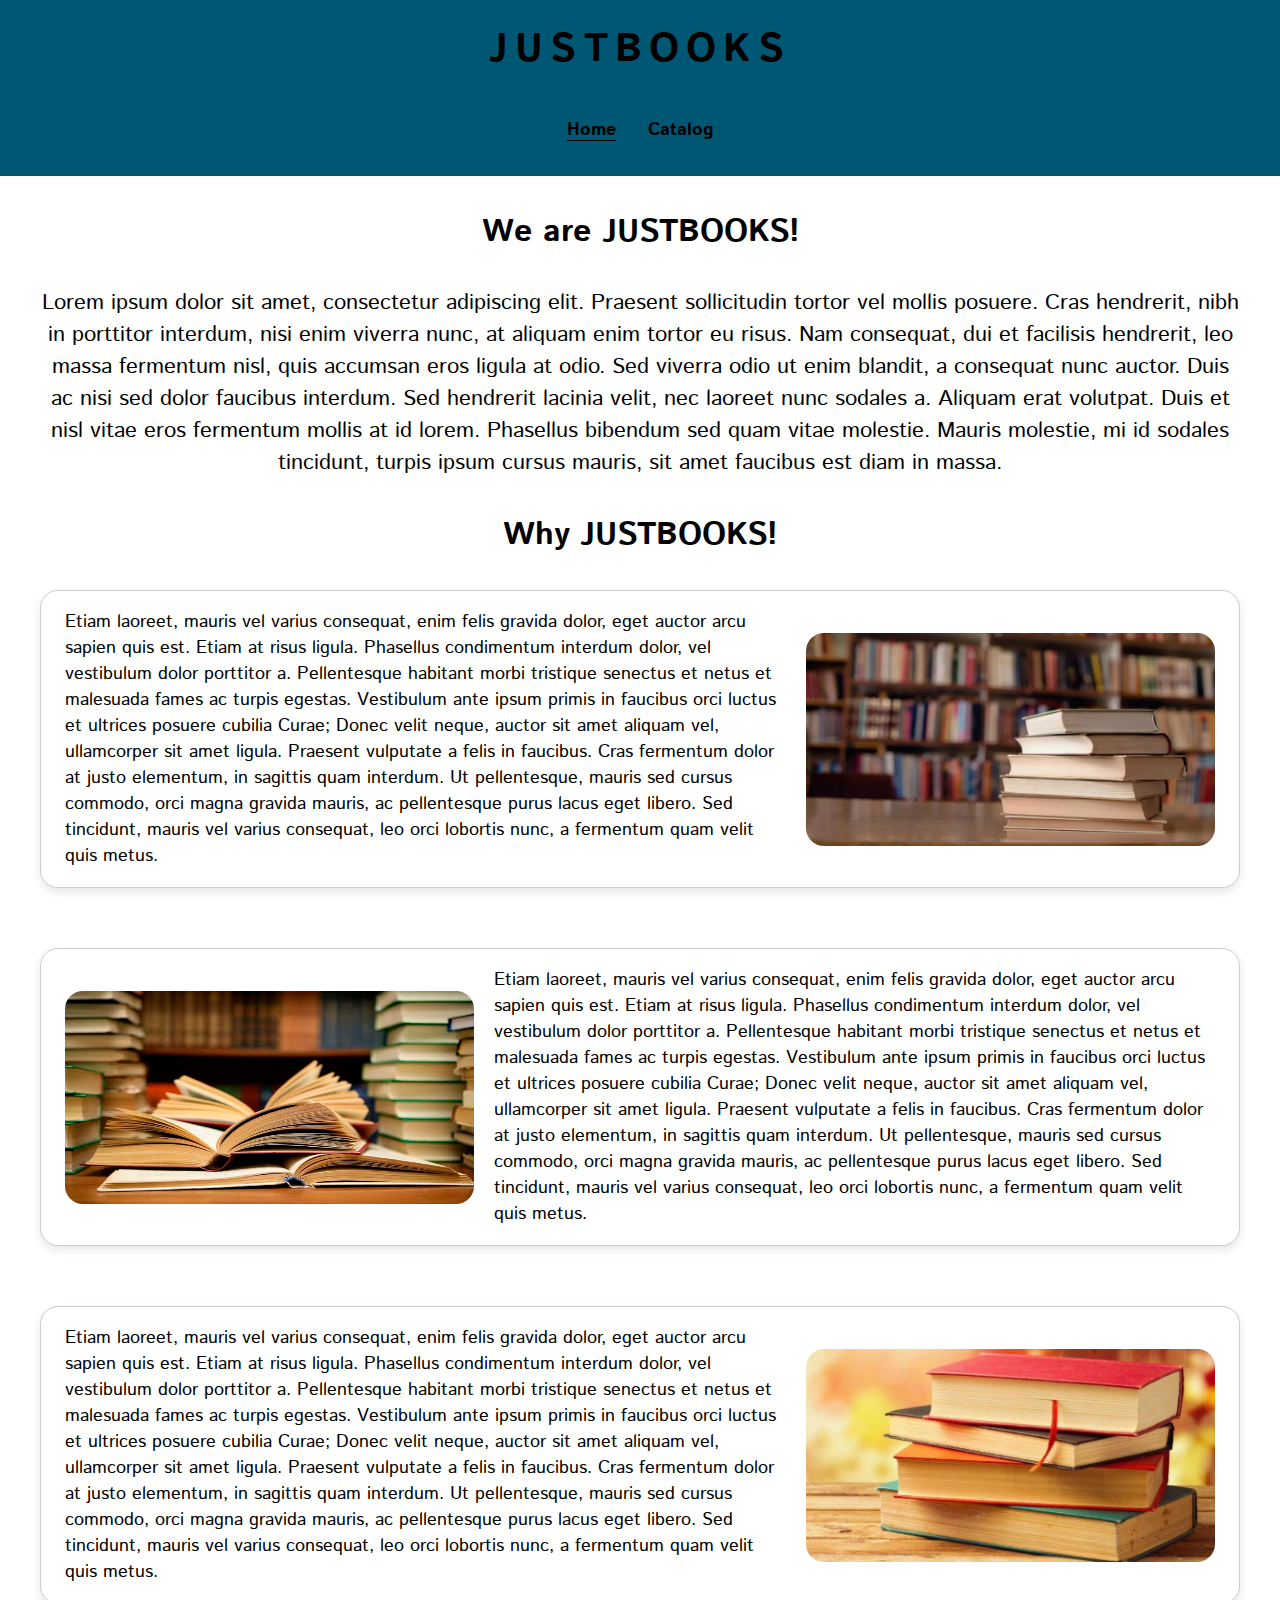
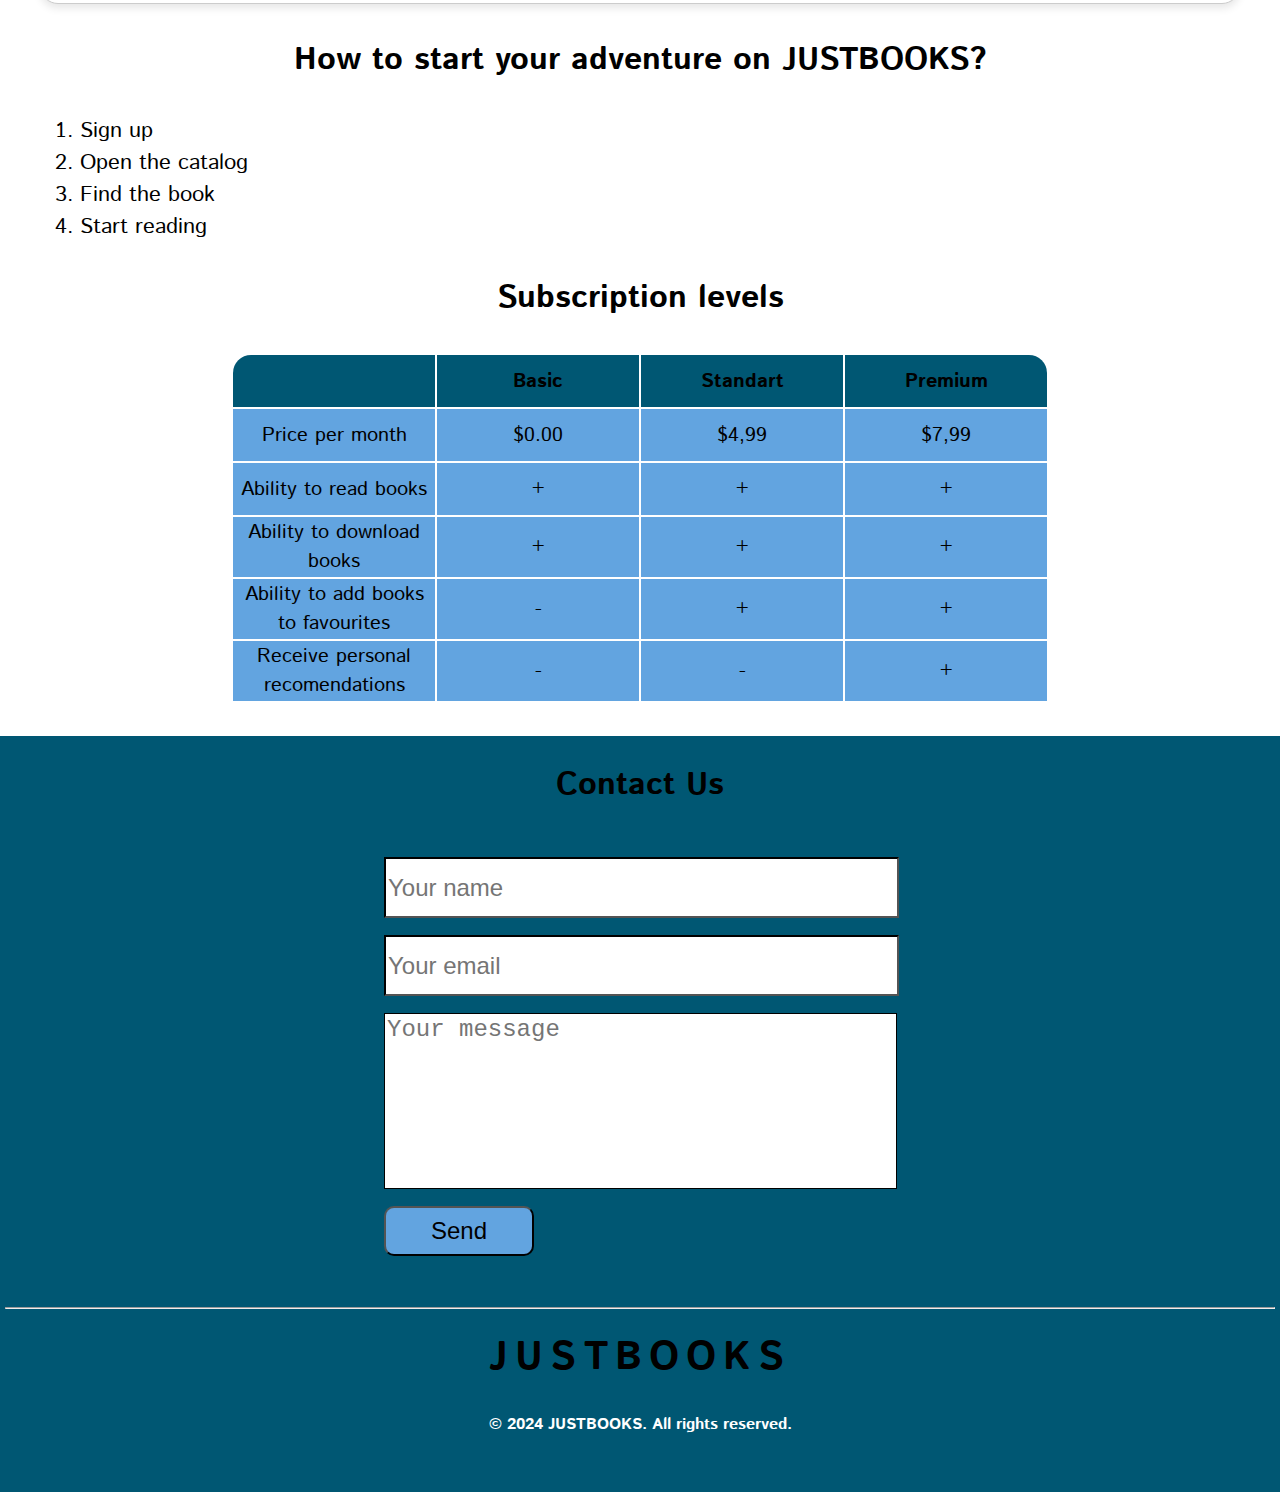
<file: index.html>
<!DOCTYPE html>
<html lang="en">
    <head>
        <meta charset="UTF-8">
        <meta name="viewport" content="width=device-width, initial-scale=1.0">
        <title>JUSTBOOKS - Your Online Bookstore</title>
        <link rel="stylesheet" href="styles.css">
        <link rel="stylesheet" href="styles_smartphones.css">
    </head>
    <body>
        <header>
            <h1>JUSTBOOKS</h1>
            <nav>
                <ul class="navigation">
                  <li><a style="text-decoration: underline; text-underline-offset: 5px;" href="index.html">Home</a></li>
                  <li><a href="catalog.html">Catalog</a></li>
                </ul>
            </nav>
        </header>


        <main>
        <section id = "introduction">
            <h3>We are JUSTBOOKS!</h3>
            <p style="margin: 28px auto; text-align: center;">Lorem ipsum dolor sit amet, consectetur adipiscing elit. Praesent sollicitudin tortor vel mollis posuere. 
                Cras hendrerit, nibh in porttitor interdum, nisi enim viverra nunc, at aliquam enim tortor eu risus. Nam consequat, dui et facilisis hendrerit, 
                leo massa fermentum nisl, quis accumsan eros ligula at odio. Sed viverra odio ut enim blandit, a consequat nunc auctor. Duis ac nisi sed dolor faucibus interdum. 
                Sed hendrerit lacinia velit, nec laoreet nunc sodales a. Aliquam erat volutpat. Duis et nisl vitae eros fermentum mollis at id lorem. 
                Phasellus bibendum sed quam vitae molestie. Mauris molestie, mi id sodales tincidunt, turpis ipsum cursus mauris, sit amet faucibus est diam in massa.</p>
        </section>



        <section id = "why_justbooks">
            <h3>Why JUSTBOOKS!</h3>
            <div class="why_section" style="margin-top: 17px;">
                <div class="text-column">
                  <p>Etiam laoreet, mauris vel varius consequat, enim felis gravida dolor, eget auctor arcu sapien quis est. Etiam at risus ligula. Phasellus condimentum interdum dolor, vel vestibulum dolor porttitor a. Pellentesque habitant morbi tristique senectus et netus et malesuada fames ac turpis egestas. Vestibulum ante ipsum primis in faucibus orci luctus et ultrices posuere cubilia Curae; Donec velit neque, auctor sit amet aliquam vel, ullamcorper sit amet ligula. Praesent vulputate a felis in faucibus. Cras fermentum dolor at justo elementum, in sagittis quam interdum. Ut pellentesque, mauris sed cursus commodo, orci magna gravida mauris, ac pellentesque purus lacus eget libero. Sed tincidunt, mauris vel varius consequat, leo orci lobortis nunc, a fermentum quam velit quis metus.</p>
                </div>
                <div class="image-column">
                  <img src="images/Home page images/Books1.jpg">
                </div>
            </div>

            <div class="why_section2" style="margin-top: 60px;">
                <div class="image-column">
                    <img src="images/Home page images/Books2.jpg">
                  </div>
                <div class="text-column">
                  <p>Etiam laoreet, mauris vel varius consequat, enim felis gravida dolor, eget auctor arcu sapien quis est. Etiam at risus ligula. Phasellus condimentum interdum dolor, vel vestibulum dolor porttitor a. Pellentesque habitant morbi tristique senectus et netus et malesuada fames ac turpis egestas. Vestibulum ante ipsum primis in faucibus orci luctus et ultrices posuere cubilia Curae; Donec velit neque, auctor sit amet aliquam vel, ullamcorper sit amet ligula. Praesent vulputate a felis in faucibus. Cras fermentum dolor at justo elementum, in sagittis quam interdum. Ut pellentesque, mauris sed cursus commodo, orci magna gravida mauris, ac pellentesque purus lacus eget libero. Sed tincidunt, mauris vel varius consequat, leo orci lobortis nunc, a fermentum quam velit quis metus.</p>
                </div>
            </div>

            <div class="why_section" style="margin-top: 60px;">
                <div class="text-column">
                  <p>Etiam laoreet, mauris vel varius consequat, enim felis gravida dolor, eget auctor arcu sapien quis est. Etiam at risus ligula. Phasellus condimentum interdum dolor, vel vestibulum dolor porttitor a. Pellentesque habitant morbi tristique senectus et netus et malesuada fames ac turpis egestas. Vestibulum ante ipsum primis in faucibus orci luctus et ultrices posuere cubilia Curae; Donec velit neque, auctor sit amet aliquam vel, ullamcorper sit amet ligula. Praesent vulputate a felis in faucibus. Cras fermentum dolor at justo elementum, in sagittis quam interdum. Ut pellentesque, mauris sed cursus commodo, orci magna gravida mauris, ac pellentesque purus lacus eget libero. Sed tincidunt, mauris vel varius consequat, leo orci lobortis nunc, a fermentum quam velit quis metus.</p>
                </div>
                <div class="image-column">
                  <img src="images/Home page images/Books3.jpg">
                </div>
            </div>
        </section>



        <section id = "start_adventure">
            <h3>How to start your adventure on JUSTBOOKS?</h3>
            <ol>
                <li>Sign up</li>
                <li>Open the catalog</li>
                <li>Find the book</li>
                <li>Start reading</li>
            </ol>
        </section>



        <section id = "subscriptions">
            <h3>Subscription levels</h3>
            <table>
                <tr>
                    <th></th>
                    <th>Basic</th>
                    <th>Standart</th>
                    <th>Premium</th>
                </tr>
                <tr>
                    <td>Price per month</td>
                    <td>$0.00</td>
                    <td>$4,99</td>
                    <td>$7,99</td>
                </tr>
                <tr>
                    <td>Ability to read books</td>
                    <td>+</td>
                    <td>+</td>
                    <td>+</td>
                </tr>
                <tr>
                    <td>Ability to download books</td>
                    <td>+</td>
                    <td>+</td>
                    <td>+</td>
                </tr>
                <tr>
                    <td>Ability to add books to favourites</td>
                    <td>-</td>
                    <td>+</td>
                    <td>+</td>
                </tr>
                <tr>
                    <td>Receive personal recomendations</td>
                    <td>-</td>
                    <td>-</td>
                    <td>+</td>
                </tr>
              </table>
        </section>



        <section id = "contact_us">
            <h3 style="margin-top: 25px;">Contact Us</h3>
            <form>
                <input type="text" id="name" name="name" placeholder="Your name" required>

                <input type="email" id="email" name="email" placeholder="Your email" required>

                <textarea id="message" name="message" placeholder="Your message" required></textarea>

                <button type="submit">Send</button>
            </form>
        </section>
        <main>



        <footer>
            <hr style="width: 99%; color: white; margin: auto;">
            <h1>JUSTBOOKS</h1>
            <h4>© 2024 JUSTBOOKS. All rights reserved.</h4>
        </footer>
    </body>
</html>
</file>
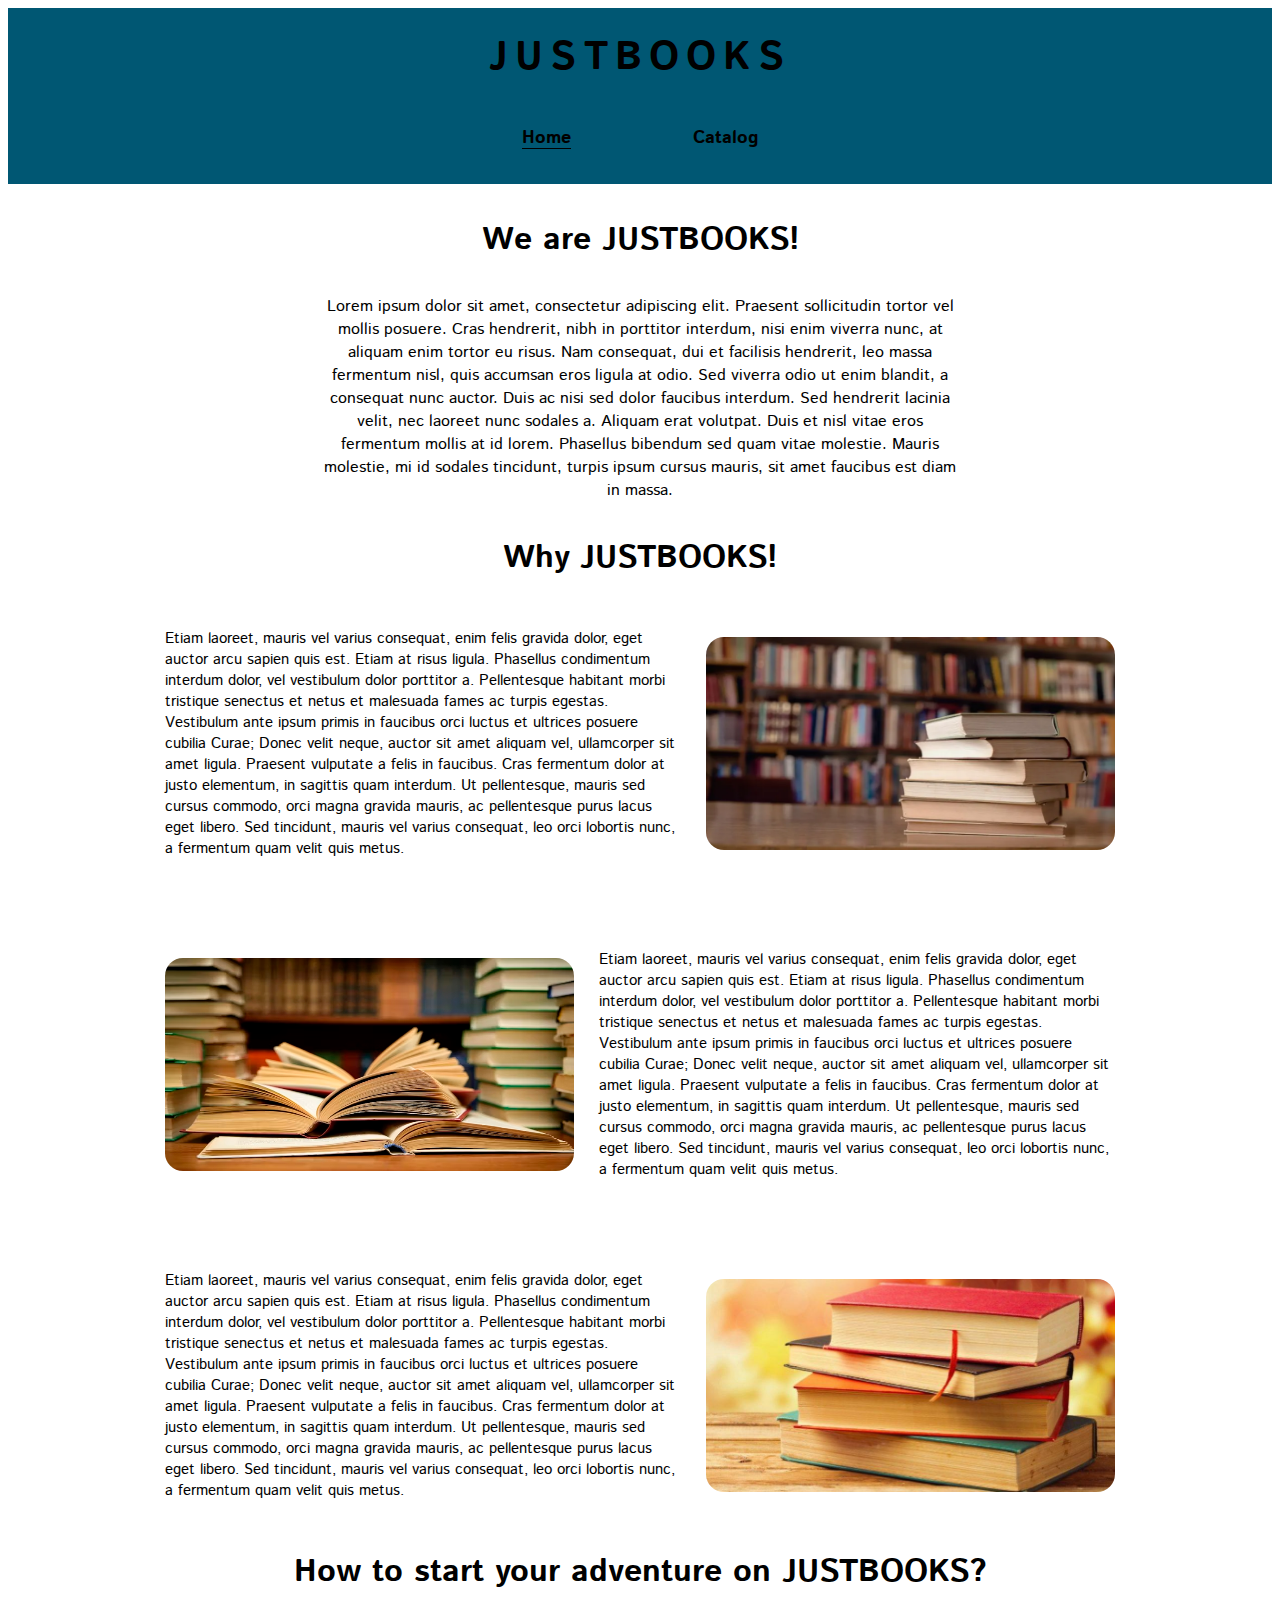
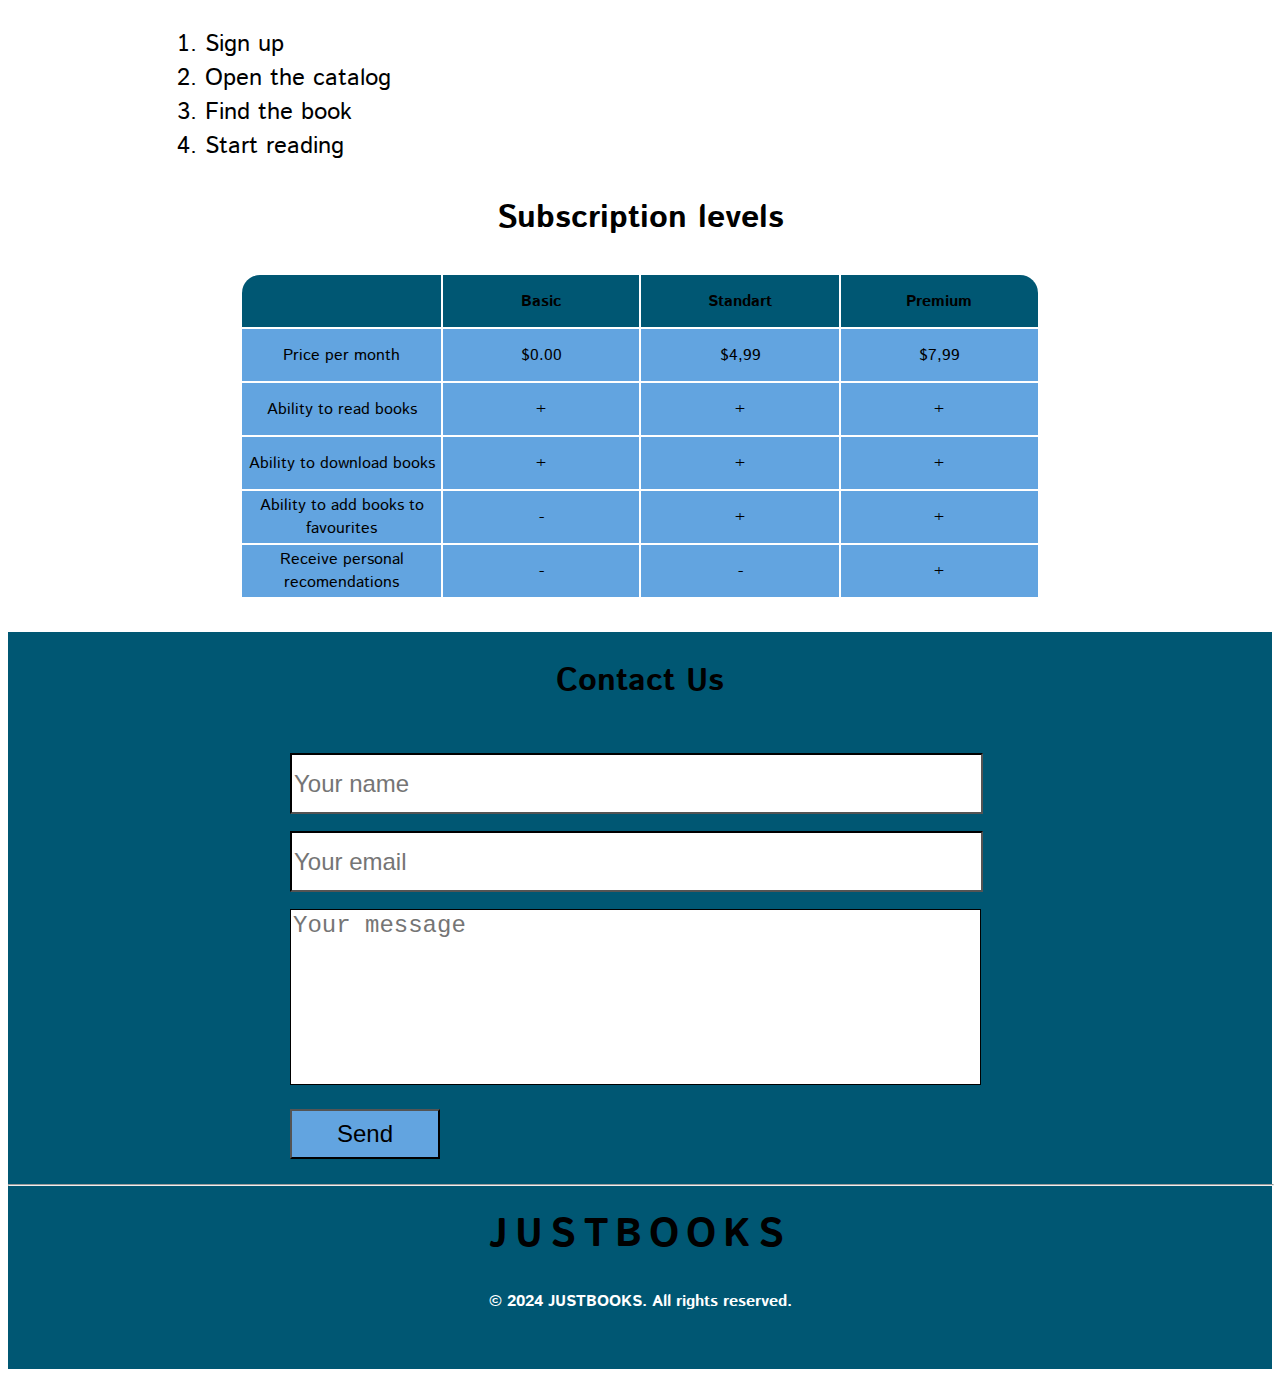
<file: lab_1/index.html>
<!DOCTYPE html>
<html lang="en">
    <head>
        <meta charset="UTF-8">
        <meta name="viewport" content="width=device-width, initial-scale=1.0">
        <title>JUSTBOOKS - Your Online Bookstore</title>
        <link rel="stylesheet" href="styles.css">
    </head>
    <body>
        <header>
            <h1>JUSTBOOKS</h1>
            <nav>
                <ul class="navigation">
                  <li><a style="text-decoration: underline; text-underline-offset: 5px;" href="index.html">Home</a></li>
                  <li><a href="catalog.html">Catalog</a></li>
                </ul>
              </nav>
        </header>



        <div class = "introduction">
            <h3>We are JUSTBOOKS!</h3>
            <p style="max-width: 634px; margin: 28px auto; text-align: center; font-size: 16px;">Lorem ipsum dolor sit amet, consectetur adipiscing elit. Praesent sollicitudin tortor vel mollis posuere. 
                Cras hendrerit, nibh in porttitor interdum, nisi enim viverra nunc, at aliquam enim tortor eu risus. Nam consequat, dui et facilisis hendrerit, 
                leo massa fermentum nisl, quis accumsan eros ligula at odio. Sed viverra odio ut enim blandit, a consequat nunc auctor. Duis ac nisi sed dolor faucibus interdum. 
                Sed hendrerit lacinia velit, nec laoreet nunc sodales a. Aliquam erat volutpat. Duis et nisl vitae eros fermentum mollis at id lorem. 
                Phasellus bibendum sed quam vitae molestie. Mauris molestie, mi id sodales tincidunt, turpis ipsum cursus mauris, sit amet faucibus est diam in massa.</p>
        </div>



        <div class = "why_justbooks">
            <h3>Why JUSTBOOKS!</h3>
            <div class="why_section" style="margin-top: 17px;">
                <div class="text-column">
                  <p>Etiam laoreet, mauris vel varius consequat, enim felis gravida dolor, eget auctor arcu sapien quis est. Etiam at risus ligula. Phasellus condimentum interdum dolor, vel vestibulum dolor porttitor a. Pellentesque habitant morbi tristique senectus et netus et malesuada fames ac turpis egestas. Vestibulum ante ipsum primis in faucibus orci luctus et ultrices posuere cubilia Curae; Donec velit neque, auctor sit amet aliquam vel, ullamcorper sit amet ligula. Praesent vulputate a felis in faucibus. Cras fermentum dolor at justo elementum, in sagittis quam interdum. Ut pellentesque, mauris sed cursus commodo, orci magna gravida mauris, ac pellentesque purus lacus eget libero. Sed tincidunt, mauris vel varius consequat, leo orci lobortis nunc, a fermentum quam velit quis metus.</p>
                </div>
                <div class="image-column" style = "padding-left: 20px;">
                  <img src="images/Home page images/Books1.jpg">
                </div>
            </div>

            <div class="why_section" style="margin-top: 60px;">
                <div class="image-column">
                    <img src="images/Home page images/Books2.jpg">
                  </div>
                <div class="text-column" style = "padding-left: 20px;">
                  <p>Etiam laoreet, mauris vel varius consequat, enim felis gravida dolor, eget auctor arcu sapien quis est. Etiam at risus ligula. Phasellus condimentum interdum dolor, vel vestibulum dolor porttitor a. Pellentesque habitant morbi tristique senectus et netus et malesuada fames ac turpis egestas. Vestibulum ante ipsum primis in faucibus orci luctus et ultrices posuere cubilia Curae; Donec velit neque, auctor sit amet aliquam vel, ullamcorper sit amet ligula. Praesent vulputate a felis in faucibus. Cras fermentum dolor at justo elementum, in sagittis quam interdum. Ut pellentesque, mauris sed cursus commodo, orci magna gravida mauris, ac pellentesque purus lacus eget libero. Sed tincidunt, mauris vel varius consequat, leo orci lobortis nunc, a fermentum quam velit quis metus.</p>
                </div>
            </div>

            <div class="why_section" style="margin-top: 60px;">
                <div class="text-column">
                  <p>Etiam laoreet, mauris vel varius consequat, enim felis gravida dolor, eget auctor arcu sapien quis est. Etiam at risus ligula. Phasellus condimentum interdum dolor, vel vestibulum dolor porttitor a. Pellentesque habitant morbi tristique senectus et netus et malesuada fames ac turpis egestas. Vestibulum ante ipsum primis in faucibus orci luctus et ultrices posuere cubilia Curae; Donec velit neque, auctor sit amet aliquam vel, ullamcorper sit amet ligula. Praesent vulputate a felis in faucibus. Cras fermentum dolor at justo elementum, in sagittis quam interdum. Ut pellentesque, mauris sed cursus commodo, orci magna gravida mauris, ac pellentesque purus lacus eget libero. Sed tincidunt, mauris vel varius consequat, leo orci lobortis nunc, a fermentum quam velit quis metus.</p>
                </div>
                <div class="image-column" style = "padding-left: 20px;">
                  <img src="images/Home page images/Books3.jpg">
                </div>
            </div>
        </div>



        <div class = "start_adventure">
            <h3>How to start your adventure on JUSTBOOKS?</h3>
            <ol>
                <li>Sign up</li>
                <li>Open the catalog</li>
                <li>Find the book</li>
                <li>Start reading</li>
            </ol>
        </div>



        <div class = "subscriptions">
            <h3>Subscription levels</h3>
            <table>
                <tr>
                    <th></th>
                    <th>Basic</th>
                    <th>Standart</th>
                    <th>Premium</th>
                </tr>
                <tr>
                    <td>Price per month</td>
                    <td>$0.00</td>
                    <td>$4,99</td>
                    <td>$7,99</td>
                </tr>
                <tr>
                    <td>Ability to read books</td>
                    <td>+</td>
                    <td>+</td>
                    <td>+</td>
                </tr>
                <tr>
                    <td>Ability to download books</td>
                    <td>+</td>
                    <td>+</td>
                    <td>+</td>
                </tr>
                <tr>
                    <td>Ability to add books to favourites</td>
                    <td>-</td>
                    <td>+</td>
                    <td>+</td>
                </tr>
                <tr>
                    <td>Receive personal recomendations</td>
                    <td>-</td>
                    <td>-</td>
                    <td>+</td>
                </tr>
              </table>
        </div>



        <div class = "contact_us">
            <h3 style="margin-top: 25px;">Contact Us</h3>
            <form>
                <input type="text" id="name" name="name" placeholder="Your name" required>

                <input type="email" id="email" name="email" placeholder="Your email" required>

                <textarea id="message" name="message" placeholder="Your message" required></textarea>

                <button type="submit">Send</button>
            </form>
        </div>



        <footer>
            <hr style="width: 100%; margin: 15px 42px; color: white; margin: auto;">
            <h1>JUSTBOOKS</h1>
            <h4 class="copyright_claim">© 2024 JUSTBOOKS. All rights reserved.</h4>
        </footer>
    </body>
</html>
</file>
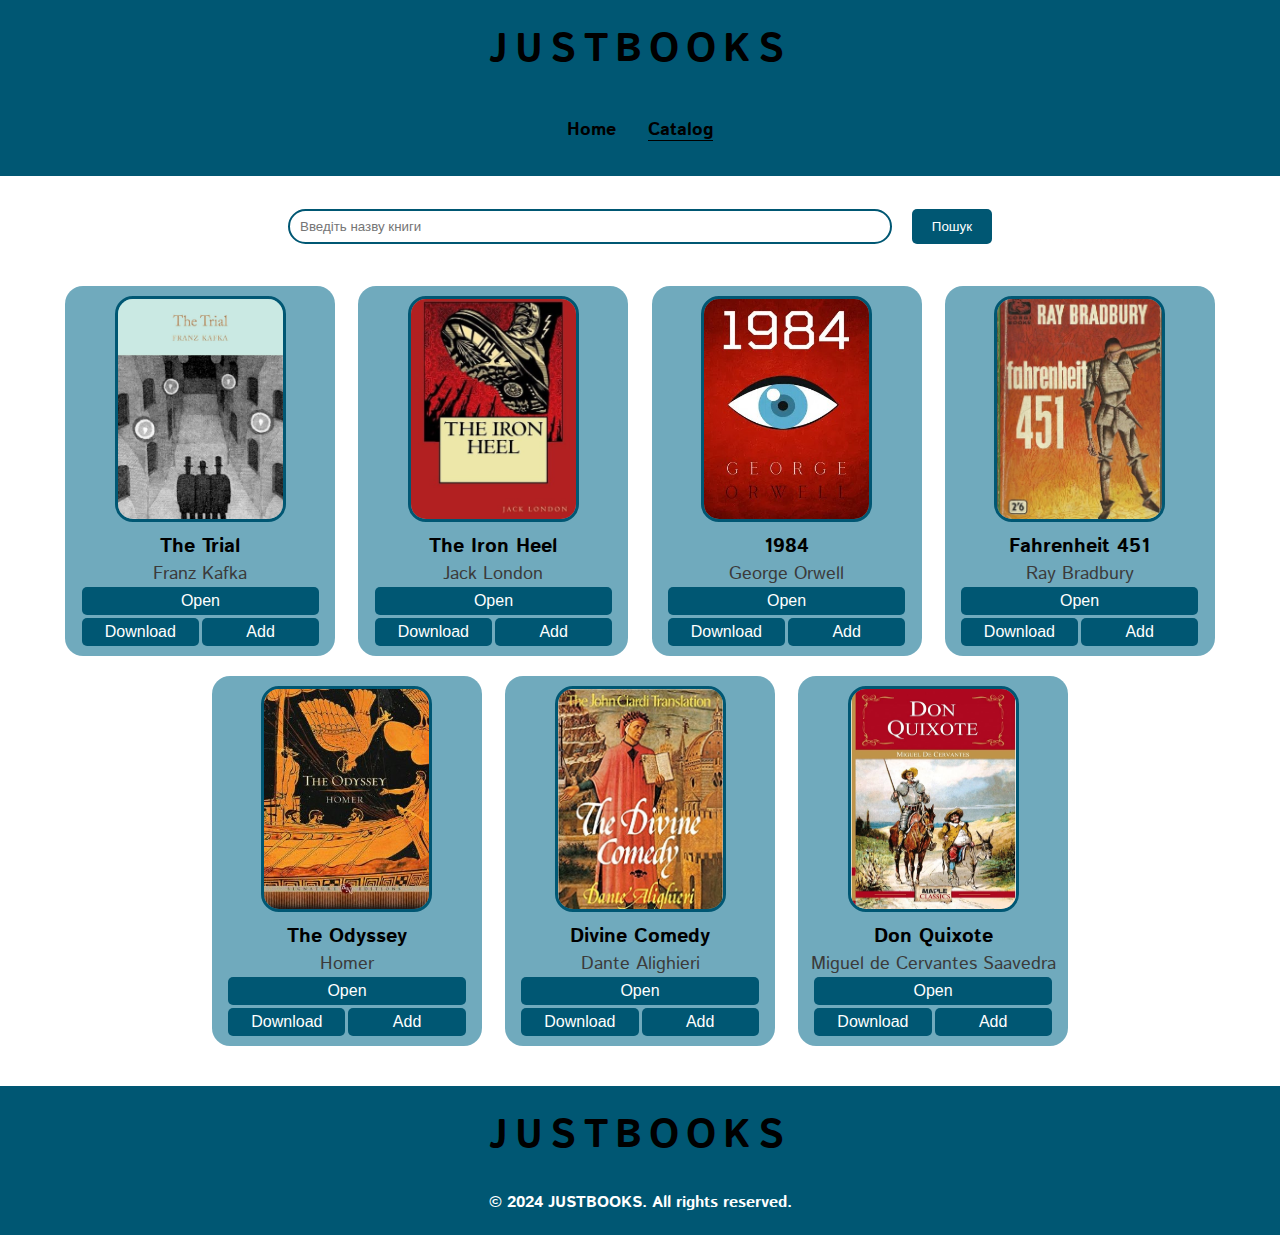
<file: catalog.html>
<!DOCTYPE html>
<html lang="en">
    <head>
        <meta charset="UTF-8">
        <meta name="viewport" content="width=device-width, initial-scale=1.0">
        <title>JUSTBOOKS - Your Online Bookstore</title>
        <link rel="stylesheet" href="styles.css">
        <script src = "scripts/book_cards.js"></script>
    </head>
    <body>
        <header>
            <h1>JUSTBOOKS</h1>
            <nav>
                <ul class="navigation">
                  <li><a href="index.html">Home</a></li>
                  <li><a style="text-decoration: underline; text-underline-offset: 5px;" href="catalog.html">Catalog</a></li>
                </ul>
              </nav>
        </header>

        <main>
          <section id = "search_section">
            <form>
                <input class = "search_bar" type="search" name="query" placeholder="Введіть назву книги" required>
                <button type="submit">Пошук</button>
            </form>
          </section>

          <section id = "books_output">


            <!-- <div class = "book_card">
              <img src = "images/Catalog books images/The_Trial.jpg">
              <span class = "title">The Trial</span>
              <span class = "author">Franz Kafka</span>
              <div class = "book_card_buttons">
                <button class = "open_button">Open</button>
                <button class = "download_button">Download</button>
                <button class = "add_button">Add</button>
              </div>
            </div> -->

            

          </section>
        </main>

        <footer>
          <h1>JUSTBOOKS</h1>
          <h4>© 2024 JUSTBOOKS. All rights reserved.</h4>
      </footer>



       
</html>
</file>
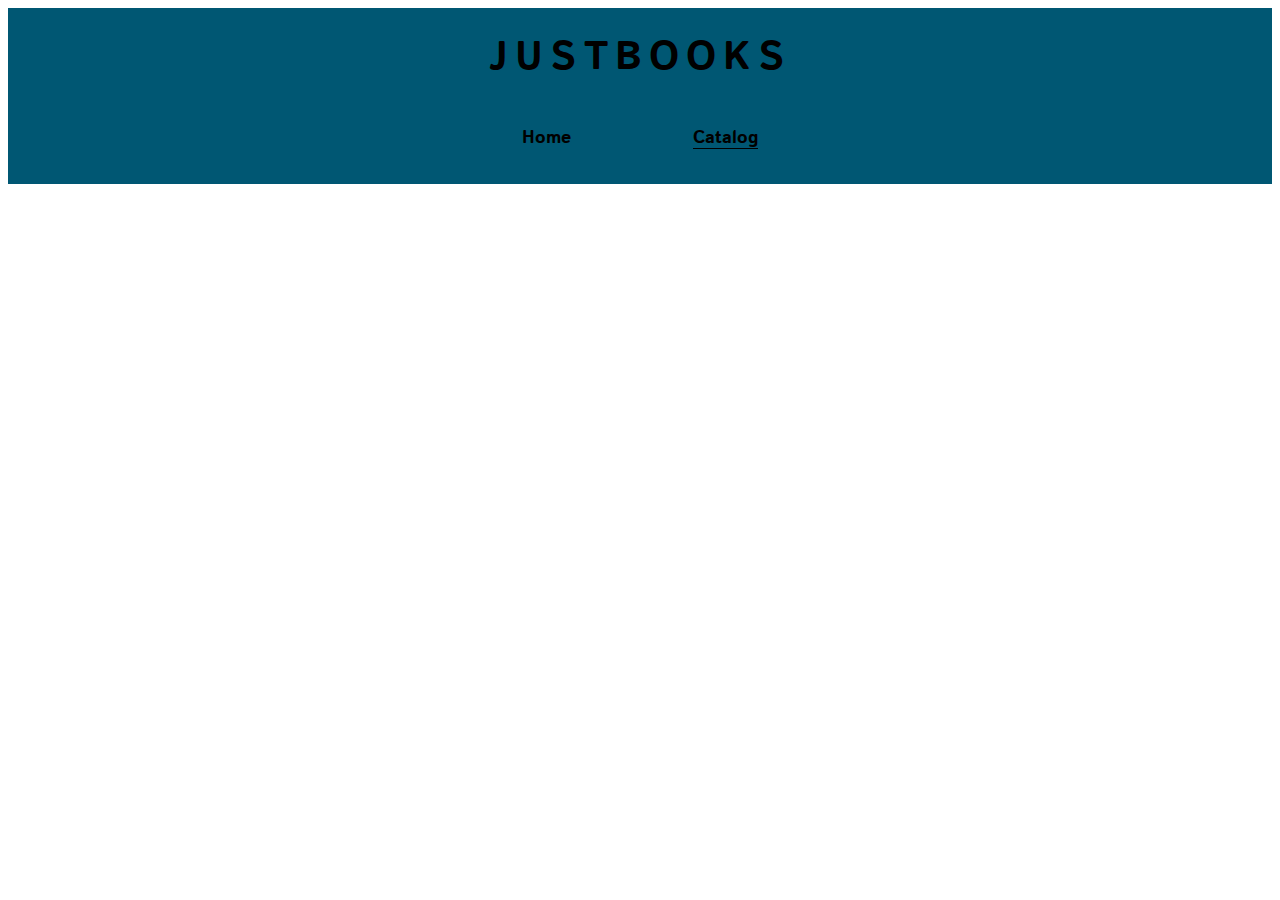
<file: lab_1/catalog.html>
<!DOCTYPE html>
<html lang="en">
    <head>
        <meta charset="UTF-8">
        <meta name="viewport" content="width=device-width, initial-scale=1.0">
        <title>JUSTBOOKS - Your Online Bookstore</title>
        <link rel="stylesheet" href="styles.css">
    </head>
    <body>
        <header>
            <h1>JUSTBOOKS</h1>
            <nav>
                <ul class="navigation">
                  <li><a href="index.html">Home</a></li>
                  <li><a style="text-decoration: underline; text-underline-offset: 5px;" href="catalog.html">Catalog</a></li>
                </ul>
              </nav>
        </header>



       
</html>
</file>
<file: styles.css>
@import url('https://fonts.googleapis.com/css2?family=Istok+Web:wght@400;700&display=swap');

header {
    background: #005773;
    min-height: 175px;
    width: 100%;
    margin: 0;
    padding-top: 1px;
    text-align: center;
    margin: auto;
}

h1 {
    font-size: 40px; 
    font-weight: bold; 
    letter-spacing: 0.18em; 
    margin-top: 20px
}

body {
    font-family: 'Istok Web', sans-serif;
    margin: 0;
    background-color: white;
    min-height: 100vh;
    
}

html, body {
    height: 100%;
    margin: 0;
    padding: 0;
    display: flex;
    flex-direction: column;
}

main {
    background-color: white;
    flex: 1;
}

nav {
    display: flex;
    justify-content: center;
    align-items: center;
    height: 50px;
}

.navigation {
    display: flex;
    list-style-type: none;
    margin: 0;
    padding: 0;
    overflow: hidden;

}

.navigation li {
    float: left;
}

.navigation a {
    color: black;
    font-size: 18px;
    font-weight: bold; 
    display: block;
    text-align: center;
    padding: 14px 16px;
    text-decoration: none;
}

.navigation a:hover {
    color: white;
}

.page_title {
    font-size: 48px; 
    font-weight: bold; 
    display: flex;
    justify-content: center;
}

main section {
    margin: auto;
}

main section h3 {
    font-size: 32px; 
    font-weight: bold; 
    text-align: center;
}

#introduction {
    margin-top: 33px;
    width: 100%;
    font-size: 22px;
    max-width: 1200px;
}

#why_justbooks {
    margin-top: 33px;
    max-width: 1200px;
}

.why_section {
    display: flex;
    justify-content: space-between;
    align-items: center;
    margin: auto;
    border: 1px solid #ccc;
    box-shadow: 0 4px 8px rgba(0, 0, 0, 0.1);
    background: white;
    border-radius: 18px;
    padding-left: 2%;
    padding-right: 2%;
}

.why_section .image-column {
    padding-left: 20px;
}

.why_section2 .text-column {
    padding-left: 20px;
}


.why_section2 {
    display: flex;
    justify-content: space-between;
    align-items: center;
    margin: auto;
    border: 1px solid #ccc;
    box-shadow: 0 4px 8px rgba(0, 0, 0, 0.1);
    background: white;
    border-radius: 18px;
    padding-left: 2%;
    padding-right: 2%;
}

.text-column {
    width: 75%;
    height: 208;
    font-size: 18px;
}

.image-column {
    display: flex;
    align-items: center; 
}

.image-column img {
    border-radius: 18px;
    width: 409px;
    height: 213px;
}

#start_adventure {
    margin: auto;
    margin-top: 33px;
    max-width: 1200px;
}

#start_adventure ol {
    font-size: 22px;
    text-align: left;
}

#contact_us {
    padding-top: 1px;
    padding-bottom: 50px;
    margin-top: 33px;
    background-color: #005773;
    /* height: 550px; */
    width: 100%;
    
}

#contact_us form{
    margin: auto;
    display: flex;
    flex-direction: column;
    max-width: 1000px;
    width: 40%;

}

#contact_us form input {
    margin: auto;
    width: 99%;
    margin-top: 17px; 
    height: 55px;
    font-size: 24px;
    border-color: black;
}

#contact_us form textarea {
    margin: auto;
    margin-top: 17px; 
    width: 99%;
    height: 170px;
    font-size: 24px;
    border-color: black;
    resize: none;
}

#contact_us form button[type="submit"] {
    margin-top: 17px; 
    width: 150px;
    height: 50px;
    font-size: 24px;
    background-color: #62A4E0;
    border-color: black;
    border-radius: 10px;
}

#contact_us form button:hover {
    background-color: #8DBBE6;
}

footer {
    padding-top: 1px;
    background-color: #005773;
    height: 185px;
    margin: auto;
    text-align: center;
    width: 100%;
}

h1 + h4{
    color:white;
}

#subscriptions {
    margin: auto;
}

#subscriptions > table {
    margin: auto;
    text-align: center;
    font-size: 20px;
}

#subscriptions table tr th {
    margin: auto;
    width: 25%;
    height: 50px;
    background-color: #005773;
}

table tr:first-child th:first-child {
    border-top-left-radius: 18px;
}

  
table tr:first-child th:last-child {
    border-top-right-radius: 18px;
}

#subscriptions table tr td {
    margin: auto;
    width: 200px;
    height: 50px;
    background-color: #62A4E0;
}

#search_section {
    display: flex;
    align-items: center;
    justify-content: center;
    height: 100px;
}

#search_section form {
    width: 55%;
    display: flex;
    align-items: center;
    justify-content: center;
    gap: 20px;
}

.search_bar {
    flex-grow: 1;
    width: 50%;
    height: 35px;
    border-radius: 18px;
    border-color: #005773;
    border-width: 2px;
    border-style: solid;
    padding-left: 10px;
}

#search_section button {
    padding: 10px 20px;
    border-radius: 5px;
    background-color: #005773;
    color: white;
    border: none;
    cursor: pointer;
}

#books_output {
    width: 90%;
    display: flex;
    flex-wrap: wrap;
    grid-template-columns: 1fr 1fr 1fr 1fr 1fr;
    gap: 2%;
    margin-bottom: 30px;
    justify-content: center;
}

.book_card {
    padding: 10px;
    display: flex;
    flex-direction: column;
    align-items: center;
    background-color: #70AABD;
    border-radius: 18px;
    height: 350px;
    width: 250px;
    grid-row: 1;
    margin-top: 10px;
    margin-bottom: 10px;

}

.book_card img {
    border-radius: 18px;
    width: 165px;
    height: 220px;
    border-style: solid;
    border-color: #005773;
}

.title {
    margin-top: 10px;
    font-weight: bold;
    font-size: 20px;
}

.author{
    font-size: 18px;
    color: rgb(59, 59, 59);
}

.book_card_buttons {
    width: 95%;
    height: 25%;
    display: grid;
    grid-template-columns: 1fr 1fr;
    gap: 3px;
}

.open_button {
    grid-row: 1;
    grid-column: 1/3;
    background-color: #005773;
    border-radius: 5px;
    color: white;
    border-style: none;
    font-size: 16px;
}

.add_button, .download_button {
    grid-row: 2;
    background-color: #005773;
    border-radius: 5px;
    color: white;
    border-style: none;
    font-size: 16px;
}

.add_button:hover, .download_button:hover, .open_button:hover {
    background-color: white;
    color: #005773;
}
</file>
<file: styles_smartphones.css>
@media (max-width: 767px) {
    main section h3 {
        font-size: 28px; 
        width: 90%;
        margin: auto;
    }

    #introduction {
        width: 90%;
        font-size: 18px;
    }

    .why_section {
        flex-direction: column-reverse;
        padding-top: 20px;
        width: 90%;
    }

    .why_section2 {
        flex-direction: column;
        padding-top: 20px;
        width: 90%;
    }

    .text-column {
        width: 90%;
        font-size: 18px;
        text-align: justify;
        margin: auto;
        padding-left: 0;
    }

    .why_section .image-column {
        padding-left: 0px;
    }
    
    .why_section2 .text-column {
        padding-left: 0px;
    }


    .image-column {
        margin: auto;
        width: 90%;
        padding-left: 0;
        max-width: 400px;
    }

    .image-column img {
        margin-left: 0;
        width: 100%;
    }

    #start_adventure ol {
        font-size: 18px;
    }

    #subscriptions > table {
        font-size: 14px;
        width: 90%;
    }

    #contact_us form{
        width: 90%;
        margin: auto;
        display: flex;
        flex-direction: column;
    
    }

    #contact_us form input {
        margin: auto;
        width: 90%;
        margin-top: 17px; 
        height: 30px;
        font-size: 14px;
        border-color: black;
    }
    
    #contact_us form textarea {
        width: 90%;
        height: 100px;
        font-size: 14px;
    }

    #contact_us form button[type="submit"] { 
        width: 120px;
        font-size: 18px;
        margin-left: 2.5%;
        margin: 15px auto;
    }

    
}

@media (min-width: 768px) and (max-width: 1279px) {
    main section h3 {
        font-size: 30px; 
        width: 90%;
        margin: auto;
    }

    #introduction {
        width: 95%;
        font-size: 20px;
    }

    .why_section {
        flex-direction: column-reverse;
        padding-top: 20px;
        width: 90%;
    }

    .why_section2 {
        flex-direction: column;
        padding-top: 20px;
        width: 90%;
    }

    .text-column {
        width: 90%;
        font-size: 18px;
        text-align: center;
        margin: auto;
        padding-left: 0;
    }

    .why_section .image-column {
        padding-left: 0px;
    }
    
    .why_section2 .text-column {
        padding-left: 0px;
    }


    .image-column {
        margin: auto;
        width: 500px;
        padding-left: 0;
        height: 350px;
    }

    .image-column img {
        margin-left: 0;
        width: 100%;
        height: 100%;
    }

    #start_adventure ol {
        font-size: 20px;
    }

    #subscriptions > table {
        font-size: 16px;
        width: 90%;
    }

    #contact_us form{
        width: 90%;
        margin: auto;
        display: flex;
        flex-direction: column;
    
    }

    #contact_us form input {
        margin: auto;
        width: 90%;
        margin-top: 17px; 
        height: 40px;
        font-size: 16px;
        border-color: black;
    }
    
    #contact_us form textarea {
        width: 90%;
        height: 130px;
        font-size: 16px;
    }

    #contact_us form button[type="submit"] { 
        width: 120px;
        font-size: 20px;
        margin-left: 2.5%;
        margin: 15px auto;
    }
}
</file>
<file: lab_1/styles.css>
@import url('https://fonts.googleapis.com/css2?family=Istok+Web:wght@400;700&display=swap');

header {
    background: #005773;
    min-height: 175px;
    width: 100%;
    margin: 0;
    padding-top: 1px;
    text-align: center;
}

h1 {
    font-size: 40px; 
    font-weight: bold; 
    letter-spacing: 0.18em; 
    margin-top: 20px
}

body {
    font-family: 'Istok Web', sans-serif;
}

nav {
    display: flex;
    justify-content: center;
    align-items: center;
    height: 50px;
  }

.navigation {
    display: flex;
    list-style-type: none;
    margin: 0;
    padding: 0;
    overflow: hidden;

}

.navigation li {
    float: left;
    margin-right: 45px;
    margin-left: 45px;
}

.navigation a {
    color: black;
    font-size: 18px;
    font-weight: bold; 
    display: block;
    text-align: center;
    padding: 14px 16px;
    text-decoration: none;
}

.navigation a:hover {
    color: white;
}

.page_title {
    font-size: 48px; 
    font-weight: bold; 
    display: flex;
    justify-content: center;
}

main div {
    width: 80%;
    max-width: 950px;
    margin: 0;
}

div h3 {
    font-size: 32px; 
    font-weight: bold; 
    display: flex;
    justify-content: center;
}

.introduction {
    margin-top: 33px;
}

.why_justbooks {
    margin-top: 33px;
}

.why_section {
    display: flex;
    justify-content: space-between;
    align-items: center;
    max-width: 950px;
    margin: auto;
}

.text-column {
    font-size: 15px;
    width: 516px;
    height: 208;
}

.image-column {
    display: flex;
    align-items: center; 
}

.image-column img {
    border-radius: 18px;
    width: 409px;
    height: 213px;
}

.start_adventure {
    margin: auto;
    margin-top: 33px;
    max-width: 950px;
}

.start_adventure ol {
    font-size: 24px;
    text-align: left;
}

.contact_us {
    padding-top: 1px;
    margin-top: 33px;
    background-color: #005773;
    height: 550px;
    
}

.contact_us form{
    margin: auto;
    max-width: 700px;
}

.contact_us form input {
    margin-top: 17px; 
    width: 685px;
    height: 55px;
    font-size: 24px;
    border-color: black;
}

.contact_us form textarea {
    margin-top: 17px; 
    width: 685px;
    height: 170px;
    font-size: 24px;
    border-color: black;
    resize: none;
}

.contact_us form button {
    margin-top: 17px; 
    width: 150px;
    height: 50px;
    font-size: 24px;
    background-color: #62A4E0;
    border-color: black;
}

.contact_us form button:hover {
    background-color: #8DBBE6;
}

footer {
    padding-top: 1px;
    background-color: #005773;
    height: 185px;
    margin: auto;
    text-align: center;
}

.copyright_claim{
    color:white;
}

.subscriptions {
    margin: auto;
    width: 800px;
}

.subscriptions table {
    margin: auto;
    text-align: center;
}

.subscriptions table tr th {
    margin: auto;
    width: 200px;
    height: 50px;
    background-color: #005773;
}

table tr:first-child th:first-child {
    border-top-left-radius: 18px;
}

  
  table tr:first-child th:last-child {
    border-top-right-radius: 18px;
}

.subscriptions table tr td {
    margin: auto;
    width: 200px;
    height: 50px;
    background-color: #62A4E0;
}
</file>
